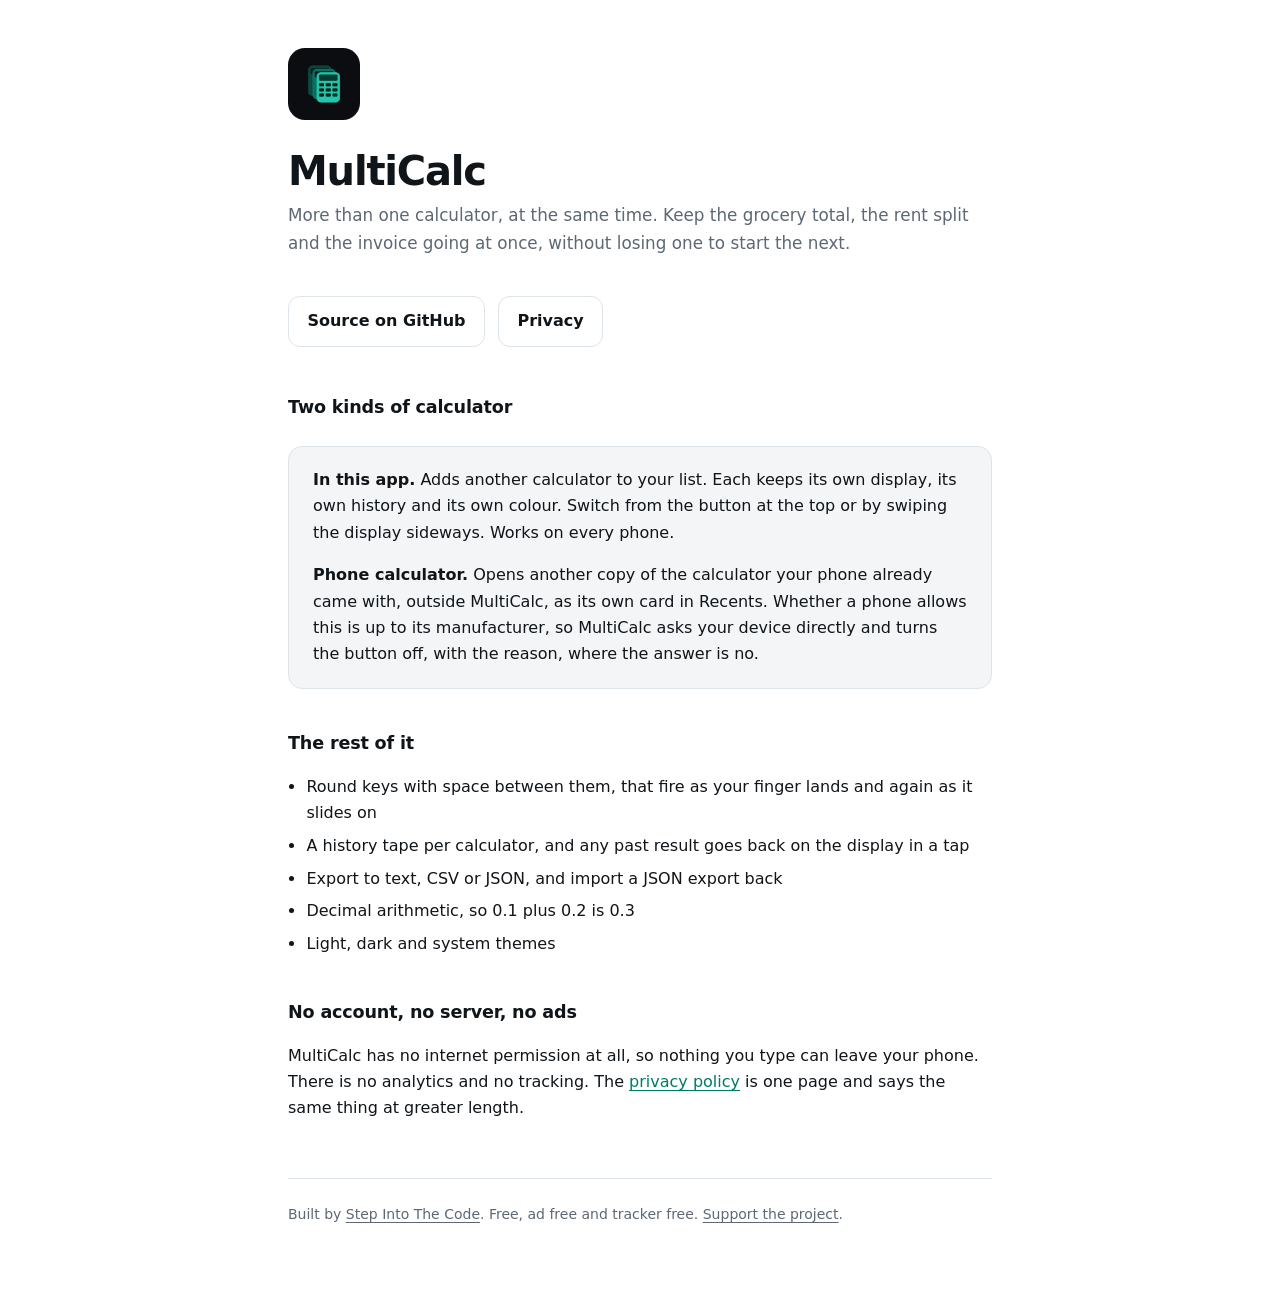
<file: index.html>
<!doctype html>
<html lang="en">
<head>
<meta charset="utf-8">
<meta name="viewport" content="width=device-width, initial-scale=1, viewport-fit=cover">
<title>MultiCalc</title>
<meta name="description" content="More than one calculator, at the same time. Each keeps its own display, history and colour. No ads, no account, no internet permission.">
<meta name="theme-color" content="#0B0D10">
<link rel="stylesheet" href="assets/site.css">
</head>
<body>
<div class="wrap">

  <img class="mark" src="assets/logo/icon-192.png" width="72" height="72" alt="MultiCalc">


  <h1>MultiCalc</h1>
  <p class="lede">
    More than one calculator, at the same time. Keep the grocery total, the rent
    split and the invoice going at once, without losing one to start the next.
  </p>

  <p>
    <a class="btn ghost" href="https://github.com/stepintothecode/multicalc">Source on GitHub</a>
    <a class="btn ghost" href="privacy/">Privacy</a>
  </p>

  <h2>Two kinds of calculator</h2>
  <div class="card">
    <p>
      <strong>In this app.</strong> Adds another calculator to your list. Each keeps
      its own display, its own history and its own colour. Switch from the button at
      the top or by swiping the display sideways. Works on every phone.
    </p>
    <p>
      <strong>Phone calculator.</strong> Opens another copy of the calculator your
      phone already came with, outside MultiCalc, as its own card in Recents.
      Whether a phone allows this is up to its manufacturer, so MultiCalc asks your
      device directly and turns the button off, with the reason, where the answer is
      no.
    </p>
  </div>

  <h2>The rest of it</h2>
  <ul>
    <li>Round keys with space between them, that fire as your finger lands and again as it slides on</li>
    <li>A history tape per calculator, and any past result goes back on the display in a tap</li>
    <li>Export to text, CSV or JSON, and import a JSON export back</li>
    <li>Decimal arithmetic, so 0.1 plus 0.2 is 0.3</li>
    <li>Light, dark and system themes</li>
  </ul>

  <h2>No account, no server, no ads</h2>
  <p>
    MultiCalc has no internet permission at all, so nothing you type can leave your
    phone. There is no analytics and no tracking. The
    <a href="privacy/">privacy policy</a> is one page and says the same thing at
    greater length.
  </p>

  <footer>
    Built by <a href="https://github.com/stepintothecode">Step Into The Code</a>.
    Free, ad free and tracker free.
    <a href="https://stepintothecode.github.io/support/?from=multicalc-web">Support the project</a>.
  </footer>

</div>
</body>
</html>
</file>
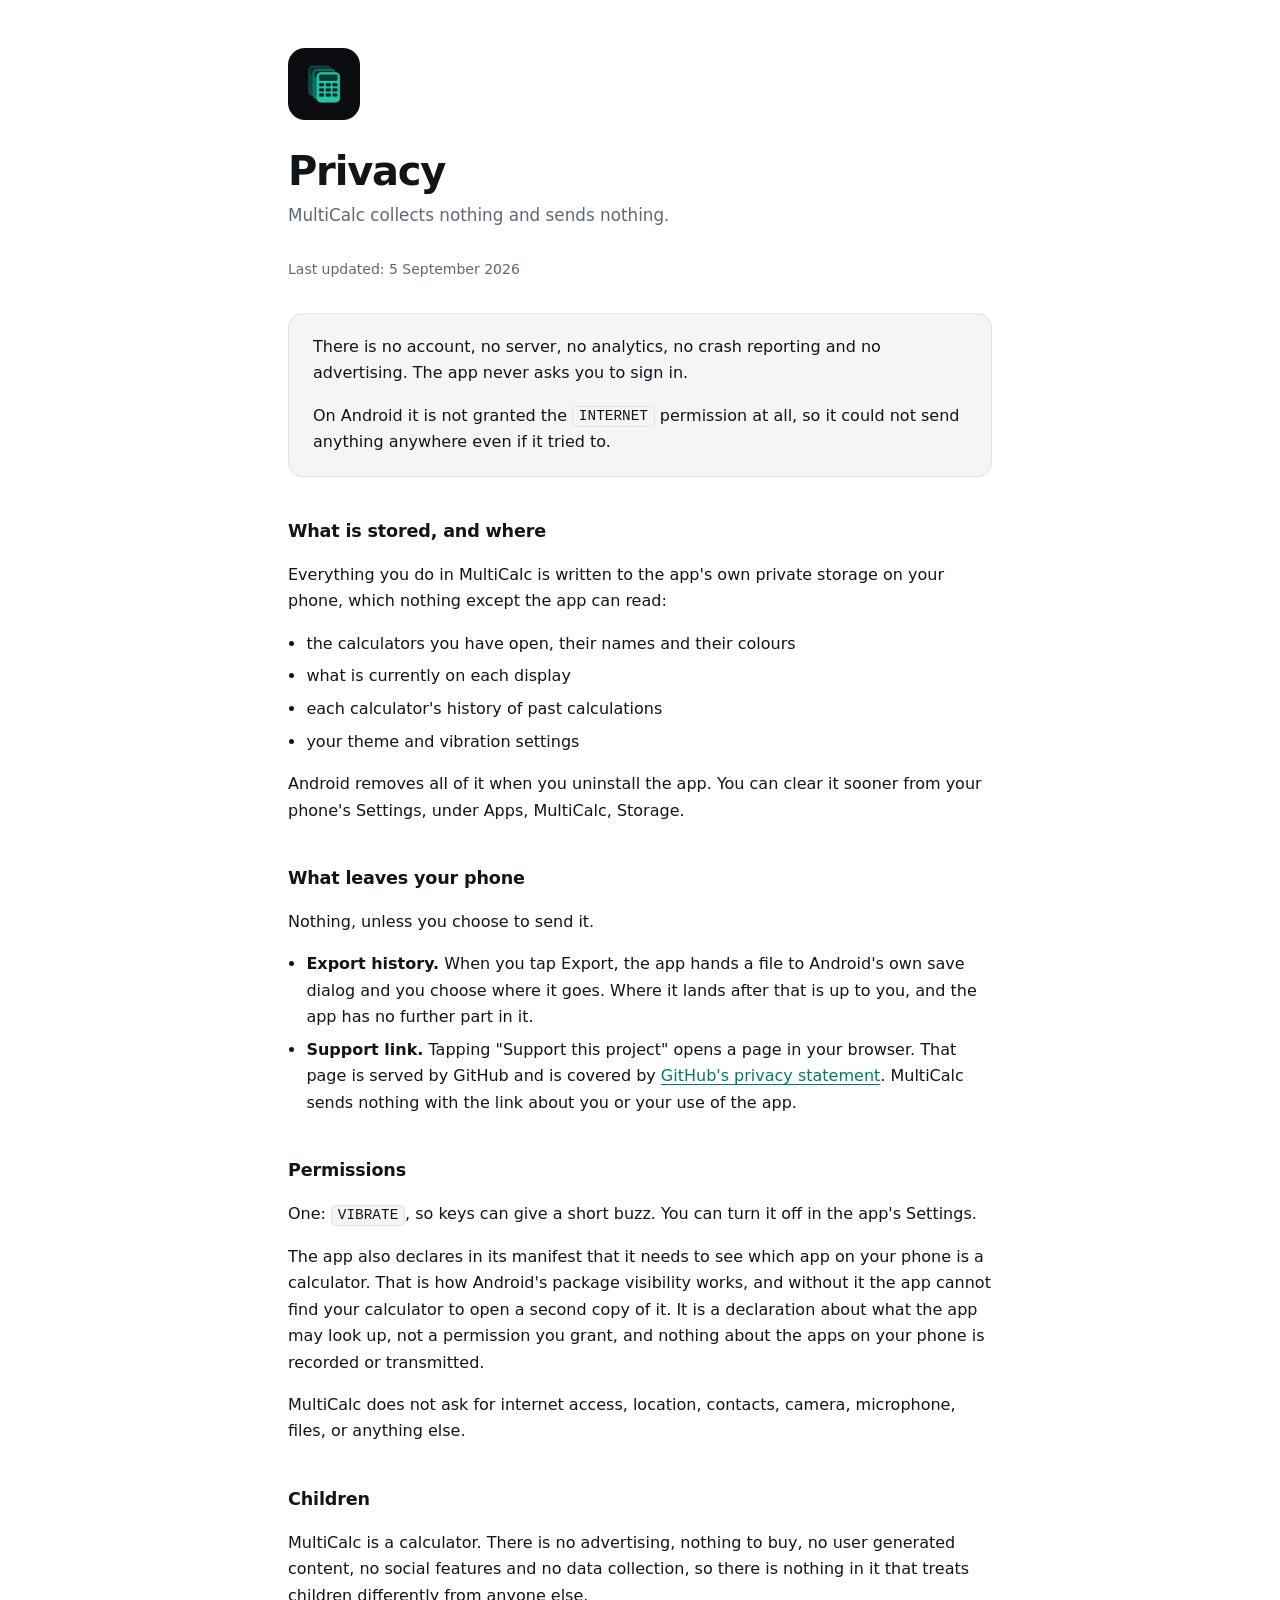
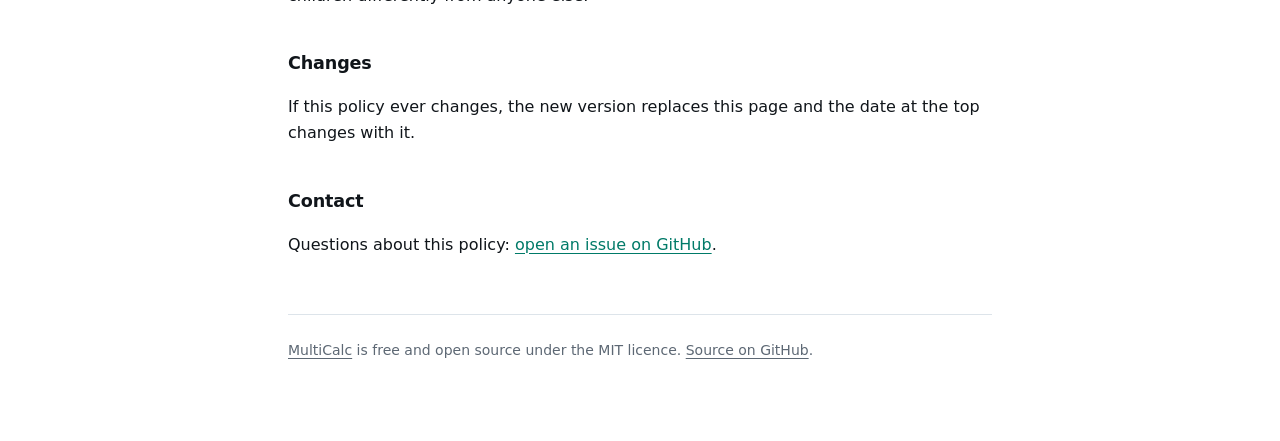
<file: privacy/index.html>
<!doctype html>
<html lang="en">
<head>
<meta charset="utf-8">
<meta name="viewport" content="width=device-width, initial-scale=1, viewport-fit=cover">
<title>Privacy - MultiCalc</title>
<meta name="description" content="MultiCalc collects nothing and sends nothing. It has no internet permission at all. The full policy, in plain words.">
<meta name="theme-color" content="#0B0D10">
<link rel="stylesheet" href="../assets/site.css">
</head>
<body>
<div class="wrap">

  <img class="mark" src="../assets/logo/icon-192.png" width="72" height="72" alt="MultiCalc">


  <h1>Privacy</h1>
  <p class="lede">MultiCalc collects nothing and sends nothing.</p>
  <p class="updated">Last updated: 5 September 2026</p>

  <div class="card">
    <p>
      There is no account, no server, no analytics, no crash reporting and no
      advertising. The app never asks you to sign in.
    </p>
    <p>
      On Android it is not granted the <code>INTERNET</code> permission at all, so
      it could not send anything anywhere even if it tried to.
    </p>
  </div>

  <h2>What is stored, and where</h2>
  <p>
    Everything you do in MultiCalc is written to the app's own private storage on
    your phone, which nothing except the app can read:
  </p>
  <ul>
    <li>the calculators you have open, their names and their colours</li>
    <li>what is currently on each display</li>
    <li>each calculator's history of past calculations</li>
    <li>your theme and vibration settings</li>
  </ul>
  <p>
    Android removes all of it when you uninstall the app. You can clear it sooner
    from your phone's Settings, under Apps, MultiCalc, Storage.
  </p>

  <h2>What leaves your phone</h2>
  <p>Nothing, unless you choose to send it.</p>
  <ul>
    <li>
      <strong>Export history.</strong> When you tap Export, the app hands a file to
      Android's own save dialog and you choose where it goes. Where it lands after
      that is up to you, and the app has no further part in it.
    </li>
    <li>
      <strong>Support link.</strong> Tapping "Support this project" opens a page in
      your browser. That page is served by GitHub and is covered by
      <a href="https://docs.github.com/site-policy/privacy-policies/github-general-privacy-statement">GitHub's
      privacy statement</a>. MultiCalc sends nothing with the link about you or your
      use of the app.
    </li>
  </ul>

  <h2>Permissions</h2>
  <p>
    One: <code>VIBRATE</code>, so keys can give a short buzz. You can turn it off in
    the app's Settings.
  </p>
  <p>
    The app also declares in its manifest that it needs to see which app on your
    phone is a calculator. That is how Android's package visibility works, and
    without it the app cannot find your calculator to open a second copy of it. It
    is a declaration about what the app may look up, not a permission you grant, and
    nothing about the apps on your phone is recorded or transmitted.
  </p>
  <p>
    MultiCalc does not ask for internet access, location, contacts, camera,
    microphone, files, or anything else.
  </p>

  <h2>Children</h2>
  <p>
    MultiCalc is a calculator. There is no advertising, nothing to buy, no user
    generated content, no social features and no data collection, so there is
    nothing in it that treats children differently from anyone else.
  </p>

  <h2>Changes</h2>
  <p>
    If this policy ever changes, the new version replaces this page and the date at
    the top changes with it.
  </p>

  <h2>Contact</h2>
  <p>
    Questions about this policy:
    <a href="https://github.com/stepintothecode/multicalc/issues">open an issue on GitHub</a>.
  </p>

  <footer>
    <a href="../">MultiCalc</a> is free and open source under the MIT licence.
    <a href="https://github.com/stepintothecode/multicalc">Source on GitHub</a>.
  </footer>

</div>
</body>
</html>
</file>
<file: assets/site.css>
/* The published pages: the landing page and the privacy policy.
   Same palette as the app, so the three feel like one thing. */

:root {
  --bg: #0b0d10;
  --surface: #13171c;
  --border: #242a32;
  --text: #eceff3;
  --muted: #8b95a1;
  --accent: #23c6aa;
  --ink: #04221d;
}

@media (prefers-color-scheme: light) {
  :root {
    --bg: #ffffff;
    --surface: #f3f5f7;
    --border: #dde4ea;
    --text: #10151a;
    --muted: #5d6874;
    --accent: #007a68;
    --ink: #ffffff;
  }
}

* {
  box-sizing: border-box;
}

body {
  margin: 0;
  padding: 3rem 1.25rem 5rem;
  background: var(--bg);
  color: var(--text);
  font: 16px/1.65 system-ui, -apple-system, "Segoe UI", Roboto, sans-serif;
  -webkit-text-size-adjust: 100%;
}

.wrap {
  max-width: 44rem;
  margin: 0 auto;
}

/* The real app icon, not an approximation of it. A hand drawn stand-in was here first
   and read as a different logo, which is worse than no logo. */
.mark {
  display: block;
  width: 72px;
  height: 72px;
  border-radius: 17px;
  margin-bottom: 1.75rem;
}

h1 {
  margin: 0 0 0.5rem;
  font-size: clamp(1.75rem, 5vw, 2.5rem);
  letter-spacing: -0.03em;
  line-height: 1.15;
}

h2 {
  margin: 2.5rem 0 0.75rem;
  font-size: 1.1rem;
  letter-spacing: -0.01em;
}

.lede {
  color: var(--muted);
  font-size: 1.05rem;
  margin: 0 0 2rem;
}

p,
li {
  color: var(--text);
}

ul {
  padding-left: 1.15rem;
}

li {
  margin-bottom: 0.4rem;
}

.card {
  background: var(--surface);
  border: 1px solid var(--border);
  border-radius: 14px;
  padding: 1.25rem 1.5rem;
  margin: 1.5rem 0;
}

.card p:first-child {
  margin-top: 0;
}

.card p:last-child {
  margin-bottom: 0;
}

code {
  background: var(--surface);
  border: 1px solid var(--border);
  border-radius: 5px;
  padding: 0.1em 0.4em;
  font-size: 0.9em;
}

a {
  color: var(--accent);
  text-decoration-thickness: 1px;
  text-underline-offset: 3px;
}

.btn {
  display: inline-block;
  margin: 0.4rem 0.5rem 0.4rem 0;
  padding: 0.7rem 1.15rem;
  border-radius: 12px;
  background: var(--accent);
  color: var(--ink);
  font-weight: 700;
  text-decoration: none;
}

.btn.ghost {
  background: transparent;
  color: var(--text);
  border: 1px solid var(--border);
}

.updated {
  color: var(--muted);
  font-size: 0.875rem;
  margin: -0.25rem 0 2rem;
}

footer {
  margin-top: 3.5rem;
  padding-top: 1.5rem;
  border-top: 1px solid var(--border);
  color: var(--muted);
  font-size: 0.875rem;
}

footer a {
  color: var(--muted);
}
</file>
